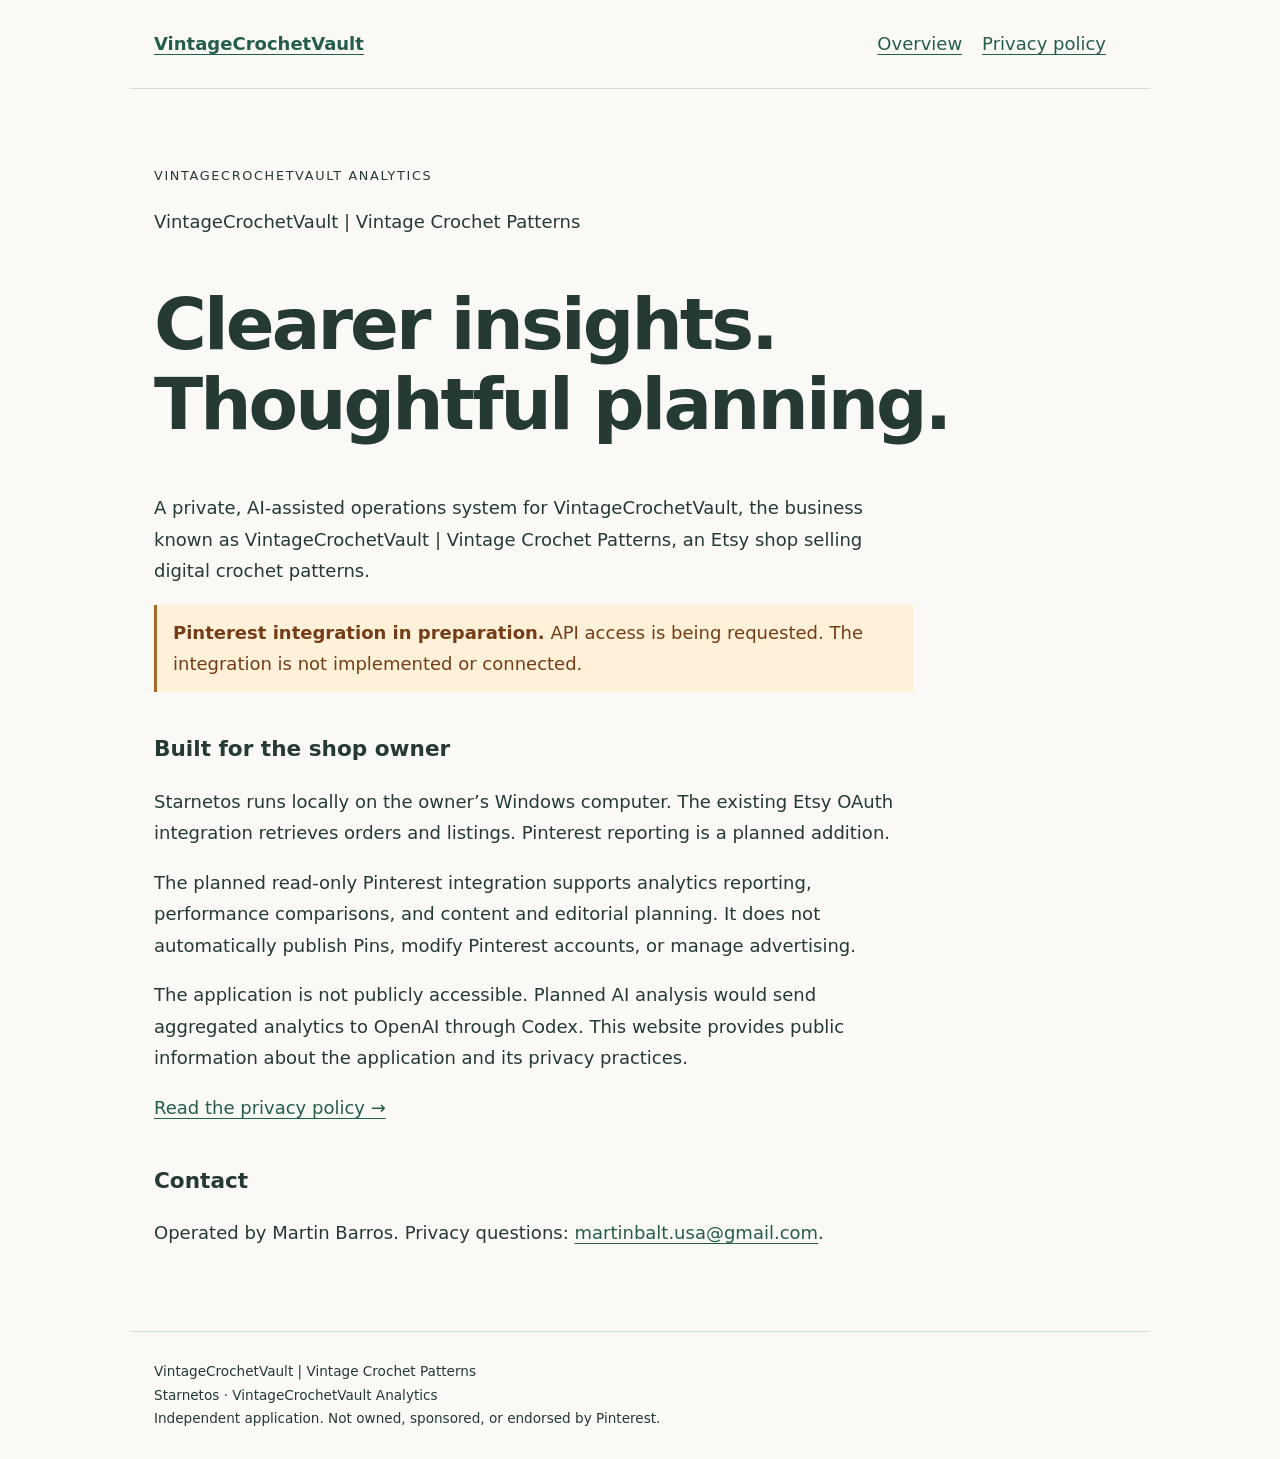
<file: index.html>
<!doctype html><html lang="en"><head><meta charset="utf-8"><meta name="viewport" content="width=device-width,initial-scale=1"><meta name="description" content="Starnetos VintageCrochetVault Analytics: private business reporting and privacy information."><title>VintageCrochetVault | Vintage Crochet Patterns</title><link rel="stylesheet" href="./styles.css"></head><body><a class="skip" href="#main">Skip to content</a><header><a href="./"><strong>VintageCrochetVault</strong></a><nav aria-label="Main navigation"><a href="./">Overview</a><a href="./privacy/">Privacy policy</a></nav></header><main id="main"><p class="label">VintageCrochetVault Analytics</p><p>VintageCrochetVault | Vintage Crochet Patterns</p><h1>Clearer insights.<br>Thoughtful planning.</h1><p>A private, AI-assisted operations system for VintageCrochetVault, the business known as VintageCrochetVault | Vintage Crochet Patterns, an Etsy shop selling digital crochet patterns.</p><p class="notice"><strong>Pinterest integration in preparation.</strong> API access is being requested. The integration is not implemented or connected.</p><section><h2>Built for the shop owner</h2><p>Starnetos runs locally on the owner’s Windows computer. The existing Etsy OAuth integration retrieves orders and listings. Pinterest reporting is a planned addition.</p><p>The planned read-only Pinterest integration supports analytics reporting, performance comparisons, and content and editorial planning. It does not automatically publish Pins, modify Pinterest accounts, or manage advertising.</p><p>The application is not publicly accessible. Planned AI analysis would send aggregated analytics to OpenAI through Codex. This website provides public information about the application and its privacy practices.</p><p><a href="./privacy/">Read the privacy policy →</a></p></section><section><h2>Contact</h2><p>Operated by Martin Barros. Privacy questions: <a href="mailto:martinbalt.usa@gmail.com">martinbalt.usa@gmail.com</a>.</p></section></main><footer>VintageCrochetVault | Vintage Crochet Patterns<br>Starnetos · VintageCrochetVault Analytics<br>Independent application. Not owned, sponsored, or endorsed by Pinterest.</footer></body></html>
</file>
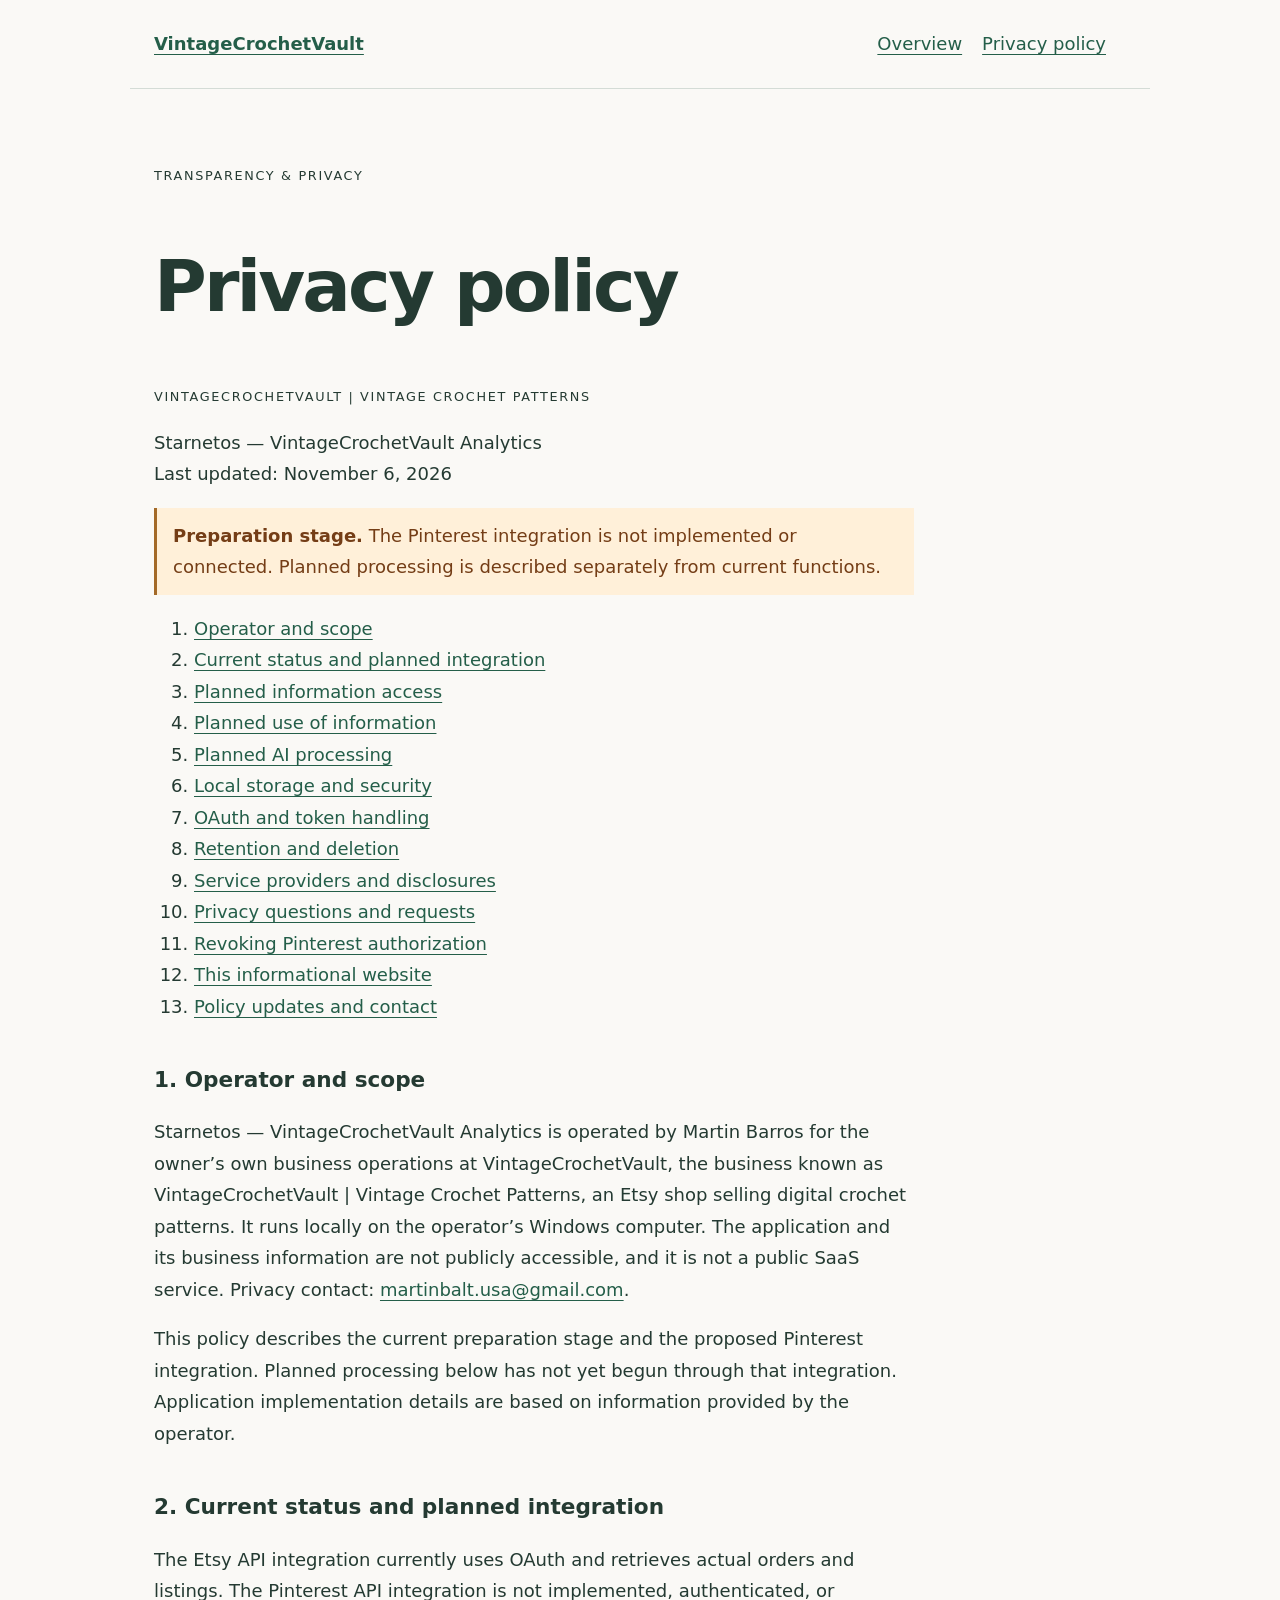
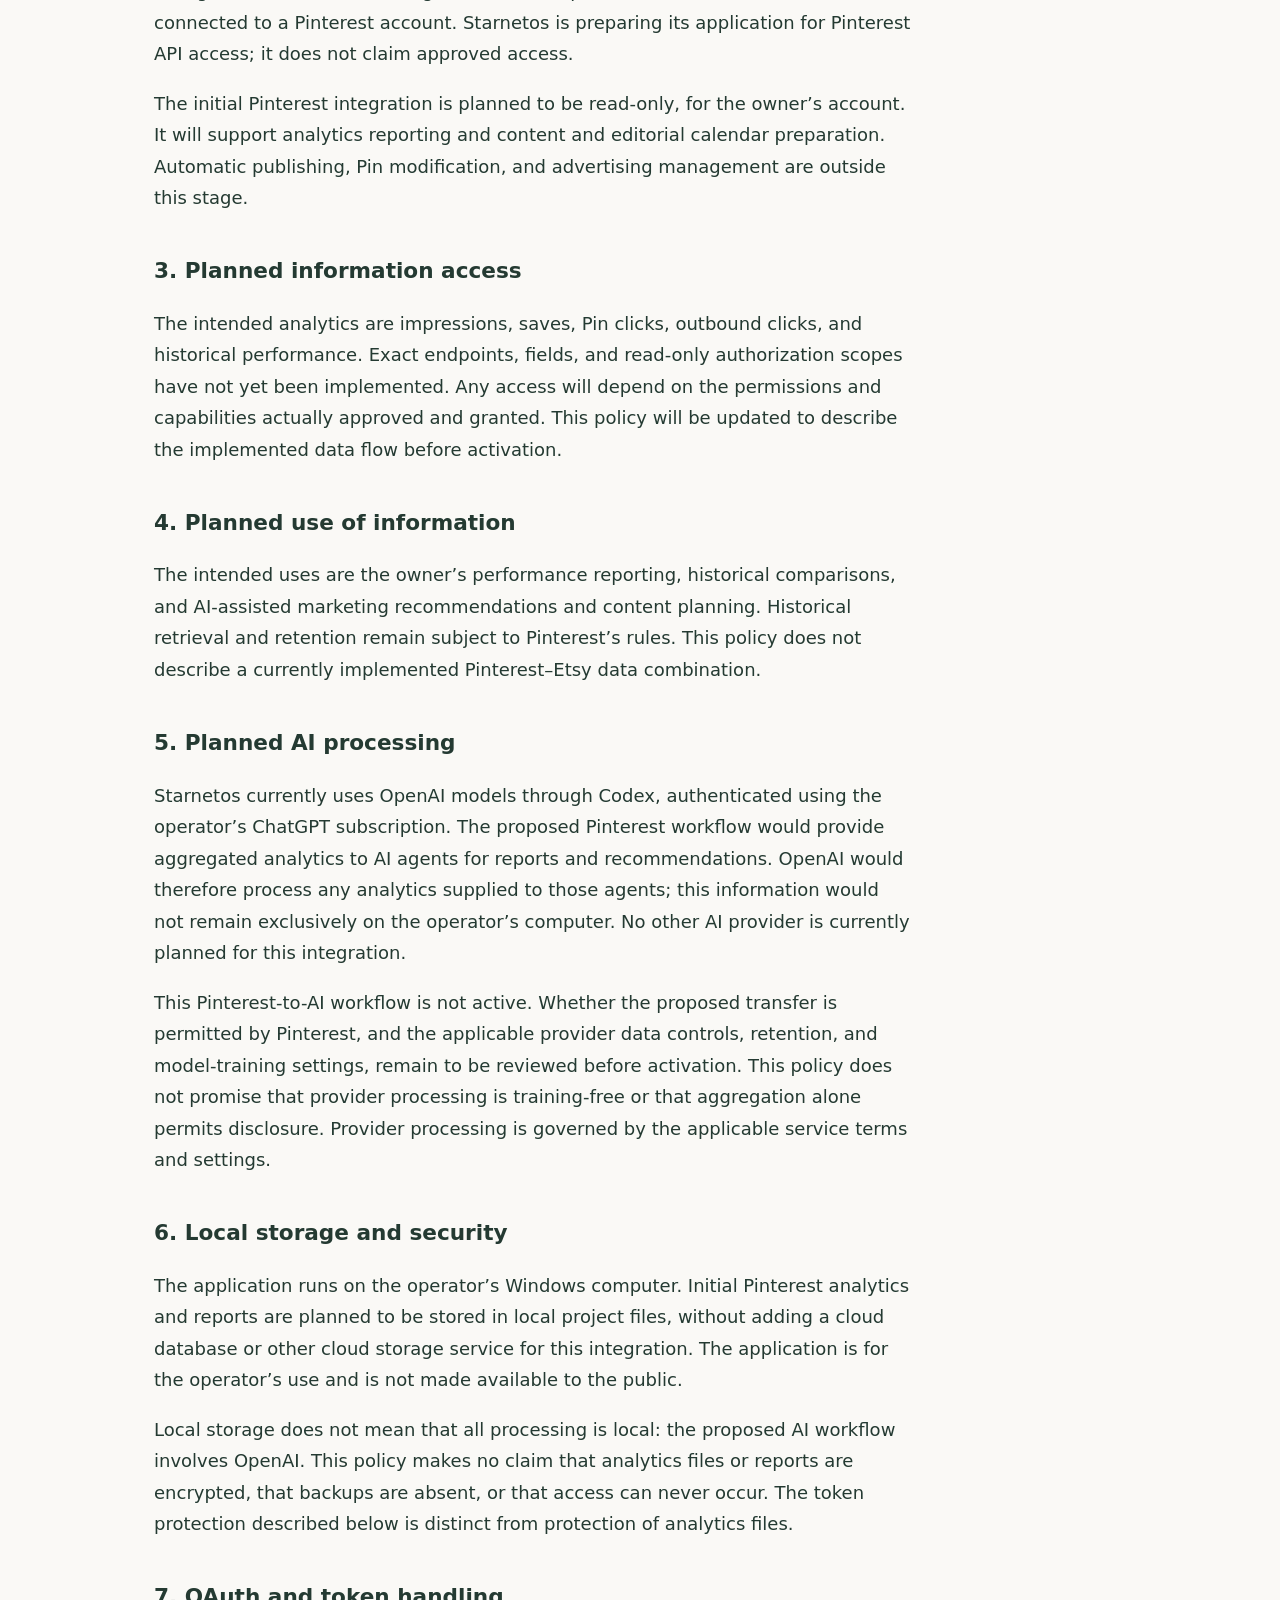
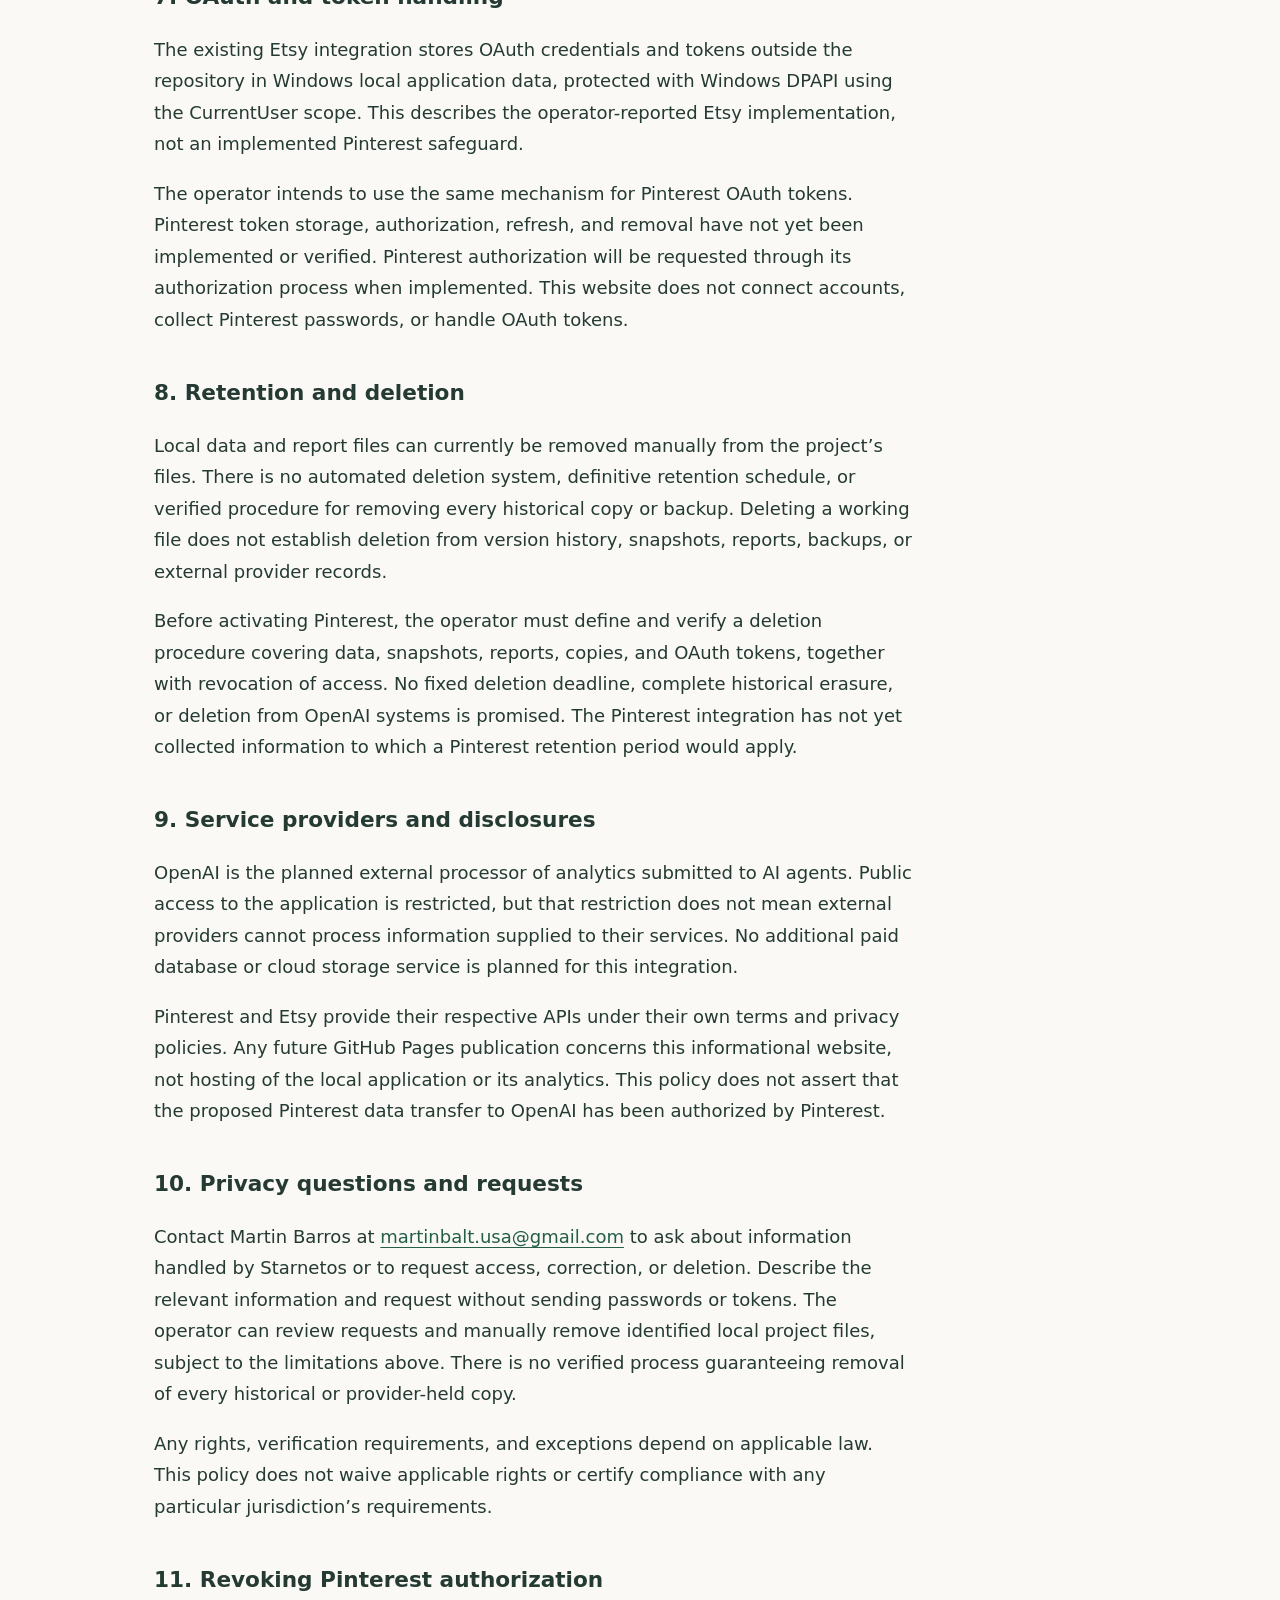
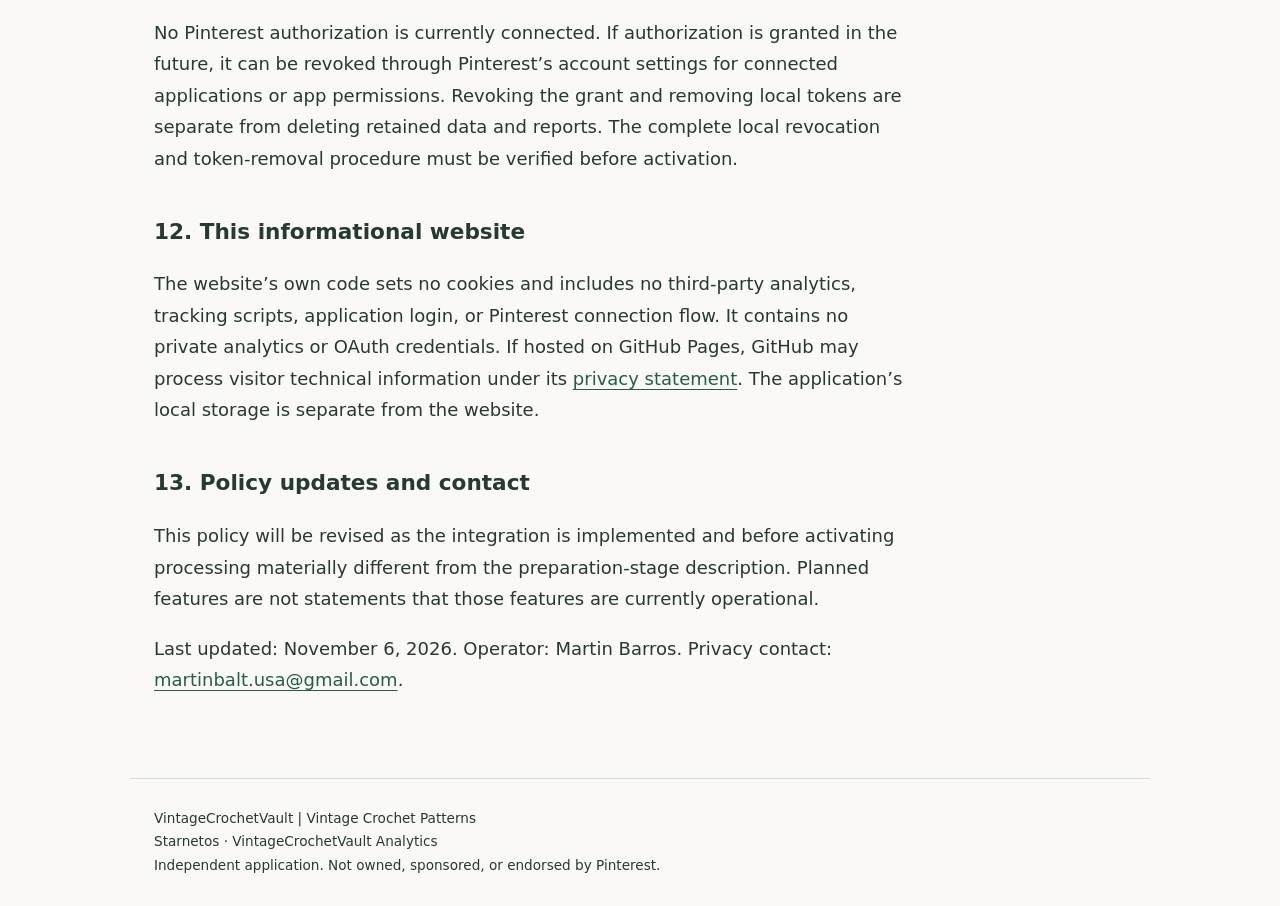
<file: privacy/index.html>
<!doctype html><html lang="en"><head><meta charset="utf-8"><meta name="viewport" content="width=device-width,initial-scale=1"><meta name="description" content="Starnetos VintageCrochetVault Analytics: private business reporting and privacy information."><title>Privacy Policy | VintageCrochetVault | Vintage Crochet Patterns</title><link rel="stylesheet" href="../styles.css"></head><body><a class="skip" href="#main">Skip to content</a><header><a href="../"><strong>VintageCrochetVault</strong></a><nav aria-label="Main navigation"><a href="../">Overview</a><a href="../privacy/">Privacy policy</a></nav></header><main id="main"><article><p class="label">Transparency &amp; privacy</p><h1>Privacy policy</h1><p class="label">VintageCrochetVault | Vintage Crochet Patterns</p><p>Starnetos — VintageCrochetVault Analytics<br>Last updated: November 6, 2026</p><p class="notice"><strong>Preparation stage.</strong> The Pinterest integration is not implemented or connected. Planned processing is described separately from current functions.</p><nav aria-label="Policy sections"><ol><li><a href="#s1">Operator and scope</a></li><li><a href="#s2">Current status and planned integration</a></li><li><a href="#s3">Planned information access</a></li><li><a href="#s4">Planned use of information</a></li><li><a href="#s5">Planned AI processing</a></li><li><a href="#s6">Local storage and security</a></li><li><a href="#s7">OAuth and token handling</a></li><li><a href="#s8">Retention and deletion</a></li><li><a href="#s9">Service providers and disclosures</a></li><li><a href="#s10">Privacy questions and requests</a></li><li><a href="#s11">Revoking Pinterest authorization</a></li><li><a href="#s12">This informational website</a></li><li><a href="#s13">Policy updates and contact</a></li></ol></nav><section id="s1"><h2>1. Operator and scope</h2><p>Starnetos — VintageCrochetVault Analytics is operated by Martin Barros for the owner’s own business operations at VintageCrochetVault, the business known as VintageCrochetVault | Vintage Crochet Patterns, an Etsy shop selling digital crochet patterns. It runs locally on the operator’s Windows computer. The application and its business information are not publicly accessible, and it is not a public SaaS service. Privacy contact: <a href="mailto:martinbalt.usa@gmail.com">martinbalt.usa@gmail.com</a>.</p><p>This policy describes the current preparation stage and the proposed Pinterest integration. Planned processing below has not yet begun through that integration. Application implementation details are based on information provided by the operator.</p></section>
<section id="s2"><h2>2. Current status and planned integration</h2><p>The Etsy API integration currently uses OAuth and retrieves actual orders and listings. The Pinterest API integration is not implemented, authenticated, or connected to a Pinterest account. Starnetos is preparing its application for Pinterest API access; it does not claim approved access.</p><p>The initial Pinterest integration is planned to be read-only, for the owner’s account. It will support analytics reporting and content and editorial calendar preparation. Automatic publishing, Pin modification, and advertising management are outside this stage.</p></section>
<section id="s3"><h2>3. Planned information access</h2><p>The intended analytics are impressions, saves, Pin clicks, outbound clicks, and historical performance. Exact endpoints, fields, and read-only authorization scopes have not yet been implemented. Any access will depend on the permissions and capabilities actually approved and granted. This policy will be updated to describe the implemented data flow before activation.</p></section>
<section id="s4"><h2>4. Planned use of information</h2><p>The intended uses are the owner’s performance reporting, historical comparisons, and AI-assisted marketing recommendations and content planning. Historical retrieval and retention remain subject to Pinterest’s rules. This policy does not describe a currently implemented Pinterest–Etsy data combination.</p></section>
<section id="s5"><h2>5. Planned AI processing</h2><p>Starnetos currently uses OpenAI models through Codex, authenticated using the operator’s ChatGPT subscription. The proposed Pinterest workflow would provide aggregated analytics to AI agents for reports and recommendations. OpenAI would therefore process any analytics supplied to those agents; this information would not remain exclusively on the operator’s computer. No other AI provider is currently planned for this integration.</p><p>This Pinterest-to-AI workflow is not active. Whether the proposed transfer is permitted by Pinterest, and the applicable provider data controls, retention, and model-training settings, remain to be reviewed before activation. This policy does not promise that provider processing is training-free or that aggregation alone permits disclosure. Provider processing is governed by the applicable service terms and settings.</p></section>
<section id="s6"><h2>6. Local storage and security</h2><p>The application runs on the operator’s Windows computer. Initial Pinterest analytics and reports are planned to be stored in local project files, without adding a cloud database or other cloud storage service for this integration. The application is for the operator’s use and is not made available to the public.</p><p>Local storage does not mean that all processing is local: the proposed AI workflow involves OpenAI. This policy makes no claim that analytics files or reports are encrypted, that backups are absent, or that access can never occur. The token protection described below is distinct from protection of analytics files.</p></section>
<section id="s7"><h2>7. OAuth and token handling</h2><p>The existing Etsy integration stores OAuth credentials and tokens outside the repository in Windows local application data, protected with Windows DPAPI using the CurrentUser scope. This describes the operator-reported Etsy implementation, not an implemented Pinterest safeguard.</p><p>The operator intends to use the same mechanism for Pinterest OAuth tokens. Pinterest token storage, authorization, refresh, and removal have not yet been implemented or verified. Pinterest authorization will be requested through its authorization process when implemented. This website does not connect accounts, collect Pinterest passwords, or handle OAuth tokens.</p></section>
<section id="s8"><h2>8. Retention and deletion</h2><p>Local data and report files can currently be removed manually from the project’s files. There is no automated deletion system, definitive retention schedule, or verified procedure for removing every historical copy or backup. Deleting a working file does not establish deletion from version history, snapshots, reports, backups, or external provider records.</p><p>Before activating Pinterest, the operator must define and verify a deletion procedure covering data, snapshots, reports, copies, and OAuth tokens, together with revocation of access. No fixed deletion deadline, complete historical erasure, or deletion from OpenAI systems is promised. The Pinterest integration has not yet collected information to which a Pinterest retention period would apply.</p></section>
<section id="s9"><h2>9. Service providers and disclosures</h2><p>OpenAI is the planned external processor of analytics submitted to AI agents. Public access to the application is restricted, but that restriction does not mean external providers cannot process information supplied to their services. No additional paid database or cloud storage service is planned for this integration.</p><p>Pinterest and Etsy provide their respective APIs under their own terms and privacy policies. Any future GitHub Pages publication concerns this informational website, not hosting of the local application or its analytics. This policy does not assert that the proposed Pinterest data transfer to OpenAI has been authorized by Pinterest.</p></section>
<section id="s10"><h2>10. Privacy questions and requests</h2><p>Contact Martin Barros at <a href="mailto:martinbalt.usa@gmail.com">martinbalt.usa@gmail.com</a> to ask about information handled by Starnetos or to request access, correction, or deletion. Describe the relevant information and request without sending passwords or tokens. The operator can review requests and manually remove identified local project files, subject to the limitations above. There is no verified process guaranteeing removal of every historical or provider-held copy.</p><p>Any rights, verification requirements, and exceptions depend on applicable law. This policy does not waive applicable rights or certify compliance with any particular jurisdiction’s requirements.</p></section>
<section id="s11"><h2>11. Revoking Pinterest authorization</h2><p>No Pinterest authorization is currently connected. If authorization is granted in the future, it can be revoked through Pinterest’s account settings for connected applications or app permissions. Revoking the grant and removing local tokens are separate from deleting retained data and reports. The complete local revocation and token-removal procedure must be verified before activation.</p></section>
<section id="s12"><h2>12. This informational website</h2><p>The website’s own code sets no cookies and includes no third-party analytics, tracking scripts, application login, or Pinterest connection flow. It contains no private analytics or OAuth credentials. If hosted on GitHub Pages, GitHub may process visitor technical information under its <a href="https://docs.github.com/en/site-policy/privacy-policies/github-general-privacy-statement">privacy statement</a>. The application’s local storage is separate from the website.</p></section>
<section id="s13"><h2>13. Policy updates and contact</h2><p>This policy will be revised as the integration is implemented and before activating processing materially different from the preparation-stage description. Planned features are not statements that those features are currently operational.</p><p>Last updated: November 6, 2026. Operator: Martin Barros. Privacy contact: <a href="mailto:martinbalt.usa@gmail.com">martinbalt.usa@gmail.com</a>.</p></section></article></main><footer>VintageCrochetVault | Vintage Crochet Patterns<br>Starnetos · VintageCrochetVault Analytics<br>Independent application. Not owned, sponsored, or endorsed by Pinterest.</footer></body></html>
</file>
<file: styles.css>
*{box-sizing:border-box}body{margin:0;background:#faf9f6;color:#243a32;font:18px/1.75 system-ui,sans-serif}header,main,footer{max-width:1020px;margin:auto;padding:28px 24px}header{display:flex;justify-content:space-between;gap:24px;border-bottom:1px solid #d4dcd6}nav a{margin-right:20px}a{color:#245e49;text-underline-offset:4px}a:focus-visible{outline:3px solid #97511c;outline-offset:4px}main{padding-block:64px}h1{font-size:clamp(2.4rem,6vw,4.5rem);line-height:1.1;letter-spacing:-.04em}h2{font-size:1.35rem;margin-top:2.4rem}p,li{max-width:760px}.label{font-size:.8rem;letter-spacing:.13em;text-transform:uppercase}.pending,.notice{background:#fff0d9;color:#743d16;padding:12px 16px;border-left:3px solid #a36a28}.skip{position:absolute;left:-9999px}.skip:focus{left:20px;top:0;background:white}footer{border-top:1px solid #d4dcd6;font-size:.85rem}section{scroll-margin-top:24px}@media(max-width:600px){header{flex-direction:column}main{padding-top:36px}}
</file>
